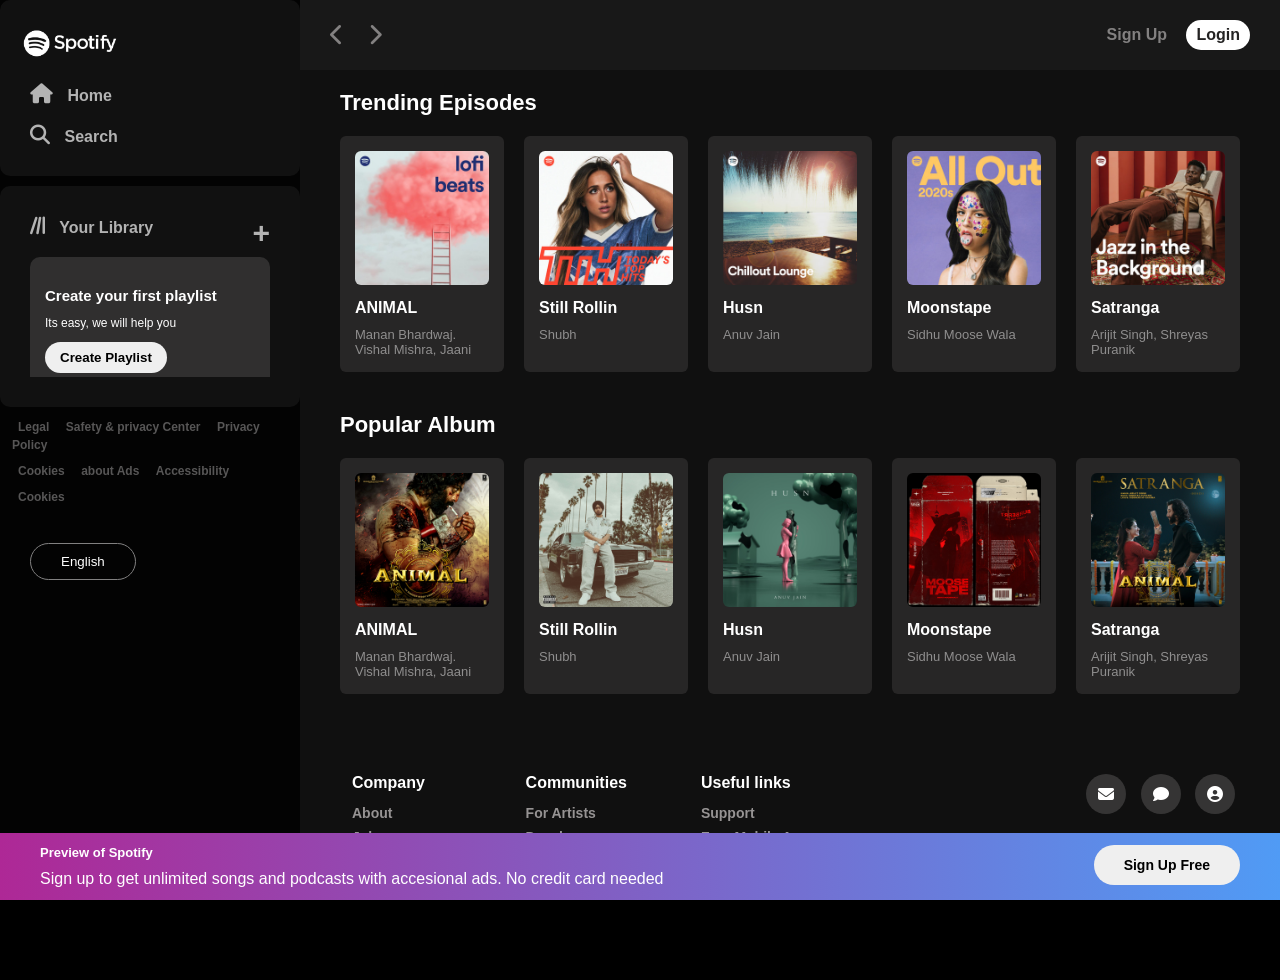
<file: index.html>
<!DOCTYPE html>
<html lang="en">
<head>
    <meta charset="UTF-8">
    <meta name="viewport" content="width=device-width, initial-scale=1.0">
    <link rel="stylesheet" href="style.css">
    <link rel="icon" href="https://png.pngtree.com/element_our/png/20181011/spotify-social-media-icon-design-template-vector-png_127005.jpg">
    <title>Spotify - Web Player Music For Everyone</title>
    <link rel="stylesheet" href="https://cdnjs.cloudflare.com/ajax/libs/font-awesome/6.7.2/css/all.min.css" integrity="sha512-Evv84Mr4kqVGRNSgIGL/F/aIDqQb7xQ2vcrdIwxfjThSH8CSR7PBEakCr51Ck+w+/U6swU2Im1vVX0SVk9ABhg==" crossorigin="anonymous" referrerpolicy="no-referrer" />
</head>
<body>
    <div class="sidebar">
        <div class="sidebar-nav">
        <div class="logo">
            <a href=""><img src="./assets/logo-new.png" alt=""></a>
       </div>
       
       <ul>
        <li><a href="">
            <span><i class="fa-solid fa-house"></i></span>
            <span>Home</span>
        </a>
        </li>
        <li><a href="">
            <span><i class="fa-solid fa-magnifying-glass"></i></span>
            <span>Search</span>
        </a>
        </li>
       </ul>
        </div>

        <div class="sidebar-nav box2">
        
       <ul>
        <li><a href="">
            <span><i class="fa-solid fa-lines-leaning"></i></span>
            <span class="library">Your Library</span>
        </a>
        </li>
        <li>
            <div class="sidebar-scroll">
                <div class="create-playlist">
                    <h4>Create your first playlist</h4>
                    <p>Its easy, we will help you</p>
                    <button>Create Playlist</button>
                </div>

                <div class="create-playlist">
                    <h4>Lets find some podcasts to follow</h4>
                    <p>We will keep you updated on new episodes</p>
                    <button>Browse Podcasts</button>
                </div>
            </div>
        </li>
       </ul>
        </div>

        <div class="privacy">
            <ul>
                <li>
                    <a href="">Legal</a>
                    <a href="">Safety & privacy Center</a>
                    <a href="">Privacy Policy</a>
                </li>
                <li>
                    <a href="">Cookies</a>
                    <a href="">about Ads</a>
                    <a href="">Accessibility</a>
                </li>
                <li>
                    <a href="">Cookies</a>
                </li>
            </ul>
        </div>

        <div class="eng-btn">
            <button>English</button>
        </div>
       </div> 


       <!-- Main section starts from here -->
        <div class="main-section">
            <div class="top-nav">
               <div class="prev-btn">
                <button><i class="fa-solid fa-chevron-left"></i></button>
                <button><i class="fa-solid fa-chevron-right"></i></button>
               </div>
               
               <div class="login-btn">
                <button class="sign-up">Sign Up</button>
                <button class="login">Login</button>
               </div>
            </div>

            <div class="spotify-playlist">
                <h2>Trending Episodes</h2>
                <div class="card">
                    <div class="item">
                    <img src="./assets/item-1.jpg" alt="">
                    <div class="play-btn">
                        <span><i class="fa-solid fa-play"></i></span>
                    </div>
                    <h4>ANIMAL</h4>
                    <p>Manan Bhardwaj. Vishal Mishra, Jaani</p>
                </div>
                
                <div class="item">
                    <img src="./assets/item-2.jpg" alt="">
                    <div class="play-btn">
                        <span><i class="fa-solid fa-play"></i></span>
                    </div>
                    <h4>Still Rollin</h4>
                    <p>Shubh</p>
                </div>

                <div class="item">
                    <img src="./assets/item-3.jpg" alt="">
                    <div class="play-btn">
                        <span><i class="fa-solid fa-play"></i></span>
                    </div>
                    <h4>Husn</h4>
                    <p>Anuv Jain</p>
                </div>

                <div class="item">
                    <img src="./assets/item-4.jpg" alt="">
                    <div class="play-btn">
                        <span><i class="fa-solid fa-play"></i></span>
                    </div>
                    <h4>Moonstape</h4>
                    <p>Sidhu Moose Wala</p>
                </div>

                <div class="item">
                    <img src="./assets/item-5.jpg" alt="">
                    <div class="play-btn">
                        <span><i class="fa-solid fa-play"></i></span>
                    </div>
                    <h4>Satranga</h4>
                    <p>Arijit Singh, Shreyas Puranik</p>
                </div>
                </div>
            </div>

            <div class="spotify-playlist">
                <h2>Popular Album</h2>
                <div class="card">
                    <div class="item">
                    <img src="./assets/item-6.jpg" alt="">
                    <div class="play-btn">
                        <span><i class="fa-solid fa-play"></i></span>
                    </div>
                    <h4>ANIMAL</h4>
                    <p>Manan Bhardwaj. Vishal Mishra, Jaani</p>
                </div>
                

                <div class="item">
                    <img src="./assets/item-7.jpg" alt="">
                    <div class="play-btn">
                        <span><i class="fa-solid fa-play"></i></span>
                    </div>
                    <h4>Still Rollin</h4>
                    <p>Shubh</p>
                </div>

                <div class="item">
                    <img src="./assets/item-8.jpg" alt="">
                    <div class="play-btn">
                        <span><i class="fa-solid fa-play"></i></span>
                    </div>
                    <h4>Husn</h4>
                    <p>Anuv Jain</p>
                </div>

                <div class="item">
                    <img src="./assets/item-9.jpg" alt="">
                    <div class="play-btn">
                        <span><i class="fa-solid fa-play"></i></span>
                    </div>
                    <h4>Moonstape</h4>
                    <p>Sidhu Moose Wala</p>
                </div>

                <div class="item">
                    <img src="./assets/item-10.jpg" alt="">
                    <div class="play-btn">
                        <span><i class="fa-solid fa-play"></i></span>
                    </div>
                    <h4>Satranga</h4>
                    <p>Arijit Singh, Shreyas Puranik</p>
                </div>
                </div>
            </div>

            <div class="footer-section">
                <div class="footer">
                    <div class="footer-links">
                        <div class="footer-column">
                            <div>Company</div>
                            <ul class="col-links">
                                <li><a href="">About</a></li>
                                <li><a href="">Jobs</a></li>
                                <li><a href="">For the Record</a></li>
                            </ul>
                        </div>
                        <div class="footer-column">
                            <div>Communities</div>
                            <ul class="col-links">
                                <li><a href="">For Artists</a></li>
                                <li><a href="">Developers</a></li>
                                <li><a href="">Advertising</a></li>
                                <li><a href="">Investors</a></li>
                                <li><a href="">Vendors</a></li>
                            </ul>
                        </div>
                        <div class="footer-column">
                            <div>Useful links</div>
                            <ul class="col-links">
                                <li><a href="">Support</a></li>
                                <li><a href="">Free Mobile App</a></li>
                            </ul>
                        </div>
                    </div>

                    <div class="social-links">
                        <div>
                          <i class="fa-solid fa-envelope"></i>
                          <i class="fa-solid fa-comment"></i> 
                          <i class="fa-solid fa-circle-user"></i>
                        </div>
                    </div>
                </div>
            </div>

            <hr>

            <div>
                <p class="copyright">&copy; 2024 Spotify AB</p>
            </div>
        </div>

        <div class="preview">
            <div class="text">
                <h4>Preview of Spotify</h4>
                <p>Sign up to get unlimited songs and podcasts with accesional ads. No credit card needed</p>
            </div>

            <div>
                <button>Sign Up Free</button>
            </div>
        </div>
</body>
</html>
</file>
<file: style.css>
/* Default Css */
*{
    margin: 0;
    padding: 0;
    box-sizing: border-box;
}

body{
    background: #000;
    font-family: Arial, Helvetica, sans-serif;
}

.sidebar{
    width: 300px;
    background-color: #030303;
    position: fixed;
    top: 0;
    bottom: 0;
    left: 0;
}

.sidebar-nav {
    background: #111111;
    border-radius: 10px;
    padding: 20px 10px;
    margin-bottom: 10px;
}

.sidebar .logo {
    width: 120px;
}

.sidebar-nav .logo img{
    width: 100%;
}

.sidebar-nav ul {
    list-style: none;
}

.sidebar-nav ul li{
    padding: 10px 20px;
}

.sidebar-nav ul li a:hover{
    color: #fff;
}

.sidebar-nav ul li a{
    text-decoration: none;
    color: #b3b3b3;
    font-size: 16px;
    font-weight: 600;
}

.sidebar-nav ul li a i{
    font-size: 20px;
    margin-right: 10px;  
}

.library:after{
    content: '+';
    float: right;
    text-align: center;
    border-radius: 50%;
    font-size: 30px;
}

.create-playlist {
    background: #302f2f;
    padding: 30px 15px;
    border-radius: 10px;
    margin-bottom: 10px;
}

.sidebar-scroll {
    height: 120px;
    overflow-y: auto;
}

.sidebar-scroll::-webkit-scrollbar{
    background: transparent;
}

.sidebar-scroll::-webkit-scrollbar-thumb{
   background: transparent;
   width: 10px; 
}

.sidebar-scroll:hover::-webkit-scrollbar-thumb{
    background: #5c5b5b;
    width: 5px;
}

.create-playlist h4 {
    color: #fff;
    font-size: 15px;
}

.create-playlist p {
    color: #fff;
    font-size: 12px;
    margin: 12px 0;
}

.create-playlist button{
    padding: 8px 15px;
    border: 0;
    outline: 0;
    border-radius: 20px;
    font-weight: 600;
    margin-bottom: 10px; 
}

.privacy ul li a {
    text-decoration: none;
    color: #575656;
    font-size: 12px;
    font-weight: 600;
    margin: 0 6px;
}

privacy ul li a:hover {
    text-decoration: underline;
    color: #b3b3b3;
}

.privacy ul {
    list-style: none;
    margin-top: 10px;
}

.privacy ul li{
    padding: 0 12px;
    padding-bottom: 8px;
}

.eng-btn{
    padding: 20px 30px;
}

.eng-btn button {
    padding: 10px 30px;
    background: transparent;
    border: 0;
    outline: none;
    color: #ffffff;
    border: 1px solid #818080;
    border-radius: 20px;
    margin: 10px 0;
}

.eng-btn button:hover{
    padding: 11px 31px;
    border: 1px solid #fff;
}

/**** Main section ***/
.main-section {
    margin-left: 300px;
    background: #101010;
    height: 100vh;
    overflow-y: auto;
    margin-bottom: 80px;
}

.main-section::-webkit-scrollbar{
    background: transparent;
}

.main-section::-webkit-scrollbar-thumb{
   background: transparent;
   width: 10px; 
}

.main-section:hover::-webkit-scrollbar-thumb{
    background: #5c5b5b;
    width: 5px;
}

.main-section .top-nav {
    padding: 20px 30px;
    background: #181818;
    display: flex;
    align-items: center;
    justify-content: space-between;
}

.main-section .top-nav button{
    background: transparent;
    border: 0;
    outline: 0;
}

.main-section .top-nav .prev-btn button i{
    color: #838181;
    font-size: 22px;
    margin-right: 20px;
}

.top-nav .login-btn .sign-up{
    color: #838181;
    font-size: 16px;
    font-weight: 600;
    margin-right: 15px;
}

.top-nav .login-btn .sign-up:hover{
    color: #ffffff; 
}

.top-nav .login-btn .login{
    color: #242323;
    font-size: 16px;
    font-weight: 600;
    background: #fff;
    padding: 6px 10px;
    border-radius: 20px;
}

.top-nav .login-btn .login:hover{
    background: #f3f3f3;
}

.spotify-playlist{
  padding: 20px 40px;  
}

.spotify-playlist h2{
   color: #fff;
   font-size: 22px;
   margin-bottom: 20px;
}

.spotify-playlist .card{
    display: flex;
    gap: 20px;
    overflow: hidden;
}

.spotify-playlist .card .item{
    min-width: 140px;
    width: 190px;
    background-color: #272626;
    border-radius: 6px;
    cursor: pointer;
    padding: 15px;
}

.spotify-playlist .card .item:hover{
    border: #3d3c3c;
}

.spotify-playlist .card .item img {
    width: 100%;
    border-radius: 6px;
    margin-bottom: 10px;
}

.spotify-playlist .item h4{
    color: #fff;
}

.spotify-playlist .item p{
    color: #8f8e8e;
    font-size: 13px;
    margin-top: 10px;
}

.spotify-playlist .item p:hover{
    text-decoration: underline;
}

.spotify-playlist .play-btn{
    position: relative;
}

.spotify-playlist .play-btn i{
    position: absolute;
    background: #1db954;
    border-radius: 50%;
    padding: 10px;
    right: 8px;
    top: -40px;
    opacity: 0; 
    transition: 0.3s ease all;
}

.spotify-playlist .card .item:hover .play-btn i{
    opacity: 1;
    transform: translateY(-20px);
}

.spotify-playlist .card .item:hover .play-btn i{
    opacity: 1;
    transform: translateY(-20px);
}

.footer-section {
    padding: 20px 40px;
}

.footer-section .footer{
    display: flex;
    justify-content: space-between;
    margin-top: 40px;
}

.footer-section .footer .footer-links{
    display: flex;
    justify-content: space-between;
    gap: 50px;
}

.footer-section .footer .footer-links .footer-column{
    margin: 0 12px;
}

.footer-section .footer .footer-links div{
    color: #fff;
    font-weight: 600;
    margin-bottom: 12px;
    font-size: 16px;
}

.footer-section .footer .footer-links ul li {
    list-style: none;
    margin: 6px 0;
}

.footer-section .footer .footer-links ul li a{
   text-decoration: none;
   color: #969393; 
   font-size: 14px;
   cursor: pointer;
}

.footer-section .footer .footer-links ul li a:hover{
   text-decoration: underline;
   color: #fff; 
}

.footer .social-links i{
    color: #fff;
    background: #353434;
    padding: 12px;
    border-radius: 50%;
    margin: 0 5px;
    cursor: pointer;
}

.footer .social-links i:hover{
    background: #636262;
}

hr{
    margin: 20px 40px;
    border: 0;
    outline: 0;
    border: 1px solid #575656;
    margin-top: 40px;
}

.copyright{
    padding: 0 40px;
    color: #969393;
    font-size: 15px;
    margin-bottom: 30px;
}

.preview {
    display: flex;
    justify-content: space-between;
    background: linear-gradient(to right, #ae2896, #509bf5);
    position: fixed;
    bottom: 0;
    left: 0;
    right: 0;
    padding: 12px 40px;
}

.preview h4{
    font-size: 13px;
    font-weight: 600;
    margin-bottom: 10px;
    color: #fff;
}

.preview p{
    font-size: 16px;
    font-weight: 400;
    color: #fff;
}

.preview button{
    padding: 12px 30px;
    border: 0;
    outline: 0;
    border-radius: 20px;
    font-size: 14px;
    font-weight: 600;
    color: #000;
}

/* Medium Screens - Tablets and small laptops (≤ 992px) */
@media (max-width: 992px) {
    .sidebar {
        display: none;
    }

    .main-section {
        margin-left: 0;
        padding: 15px;
    }

    .card {
        justify-content: center;
        flex-wrap: wrap;
    }

    .item {
        width: 45%;
        margin-bottom: 20px;
    }

    .preview {
        left: 0;
        right: 0;
        flex-direction: column;
        align-items: flex-start;
        gap: 10px;
        padding: 16px;
    }

    .footer-section .footer {
        flex-direction: column;
        gap: 30px;
    }

    .footer-section .footer .footer-links {
        flex-direction: column;
        gap: 20px;
    }

    .footer .social-links {
        justify-content: center;
    }

    .eng-btn {
        text-align: center;
    }
}

/* Small Screens - Mobile devices (≤ 768px) */
@media (max-width: 768px) {
    .spotify-playlist .card .item {
        width: 100%;
    }

    .top-nav {
        flex-direction: column;
        align-items: flex-start;
        gap: 10px;
    }

    .top-nav .login-btn {
        display: flex;
        justify-content: space-between;
        width: 100%;
    }

    .preview {
        padding: 16px 20px;
    }

    .spotify-playlist {
        padding: 15px 20px;
    }

    .footer-section {
        padding: 20px;
    }

    hr, .copyright {
        padding-left: 20px;
        padding-right: 20px;
    }
}

/* Extra Small Screens - Very small phones (≤ 480px) */
@media (max-width: 480px) {
    .login-btn button {
        padding: 6px 8px;
        font-size: 12px;
    }

    .spotify-playlist h2 {
        font-size: 18px;
    }

    .spotify-playlist .item h4 {
        font-size: 14px;
    }

    .spotify-playlist .item p {
        font-size: 12px;
    }

    .preview p {
        font-size: 14px;
    }

    .preview button {
        padding: 10px 20px;
        font-size: 12px;
    }

    .eng-btn button {
        padding: 8px 20px;
        font-size: 14px;
    }

    .footer-section .footer .footer-links div {
        font-size: 14px;
    }

    .footer-section .footer .footer-links ul li a {
        font-size: 12px;
    }
}
</file>
